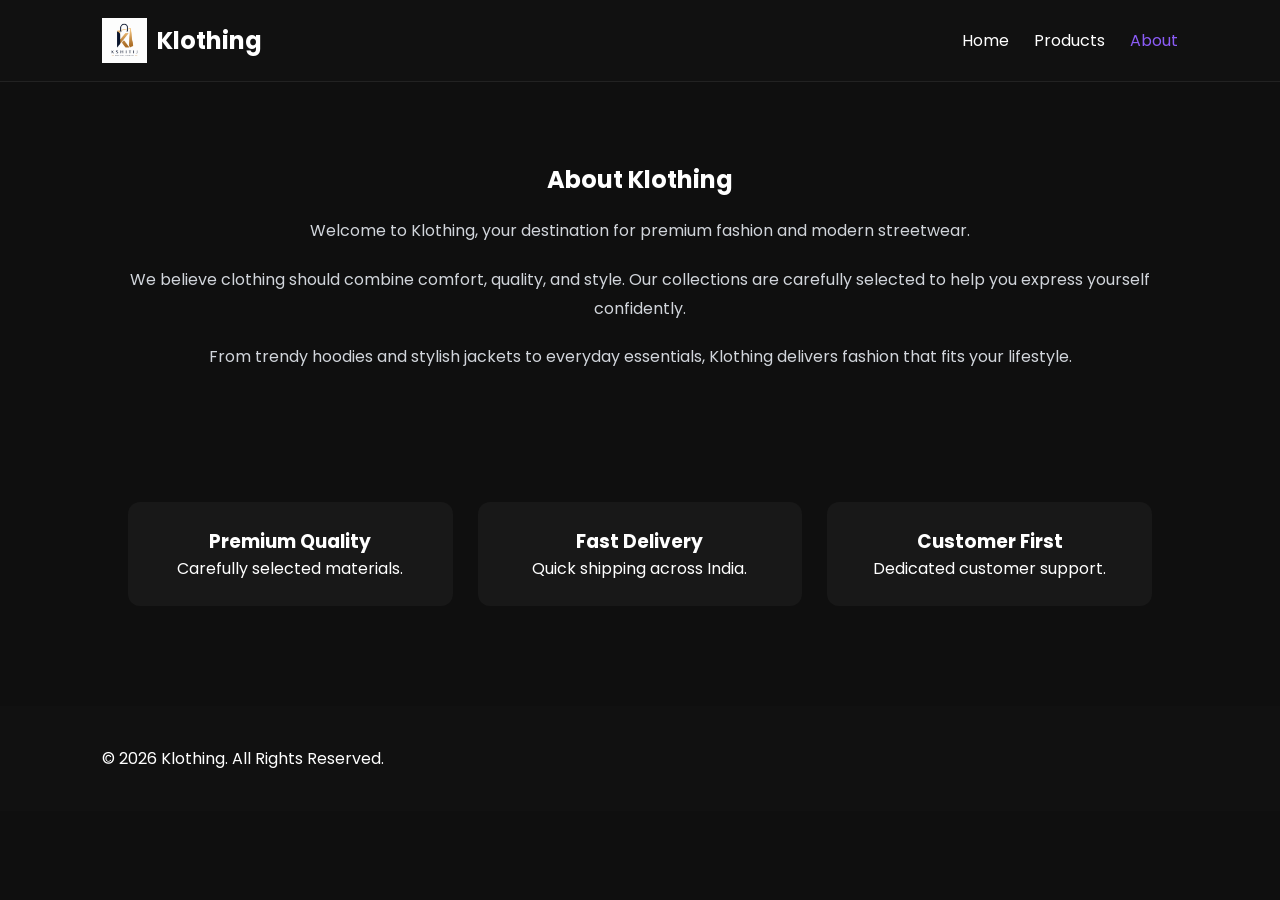
<file: about.html>
<!DOCTYPE html>
<html lang="en">
<head>
<meta charset="UTF-8">
<meta name="viewport" content="width=device-width, initial-scale=1.0">
<title>About Us - Klothing</title>
<link rel="stylesheet" href="style.css">
</head>
<body>

<header>
    <nav class="navbar">

        <div class="logo-container">
            <img src="logo.png" class="logo">
            <h2>Klothing</h2>
        </div>

        <ul class="nav-links">
            <li><a href="index.html">Home</a></li>
            <li><a href="products.html">Products</a></li>
            <li><a href="about.html" class="active">About</a></li>
        </ul>

    </nav>
</header>

<section class="about-section">

    <h1>About Klothing</h1>

    <p>
        Welcome to Klothing, your destination for premium
        fashion and modern streetwear.
    </p>

    <p>
        We believe clothing should combine comfort,
        quality, and style. Our collections are carefully
        selected to help you express yourself confidently.
    </p>

    <p>
        From trendy hoodies and stylish jackets to
        everyday essentials, Klothing delivers fashion
        that fits your lifestyle.
    </p>

</section>

<section class="about-features">

    <div class="feature-card">
        <h3>Premium Quality</h3>
        <p>Carefully selected materials.</p>
    </div>

    <div class="feature-card">
        <h3>Fast Delivery</h3>
        <p>Quick shipping across India.</p>
    </div>

    <div class="feature-card">
        <h3>Customer First</h3>
        <p>Dedicated customer support.</p>
    </div>

</section>

<footer>
    <p>
        © 2026 Klothing. All Rights Reserved.
    </p>
</footer>

<script src="script.js"></script>
</body>
</html>
</file>
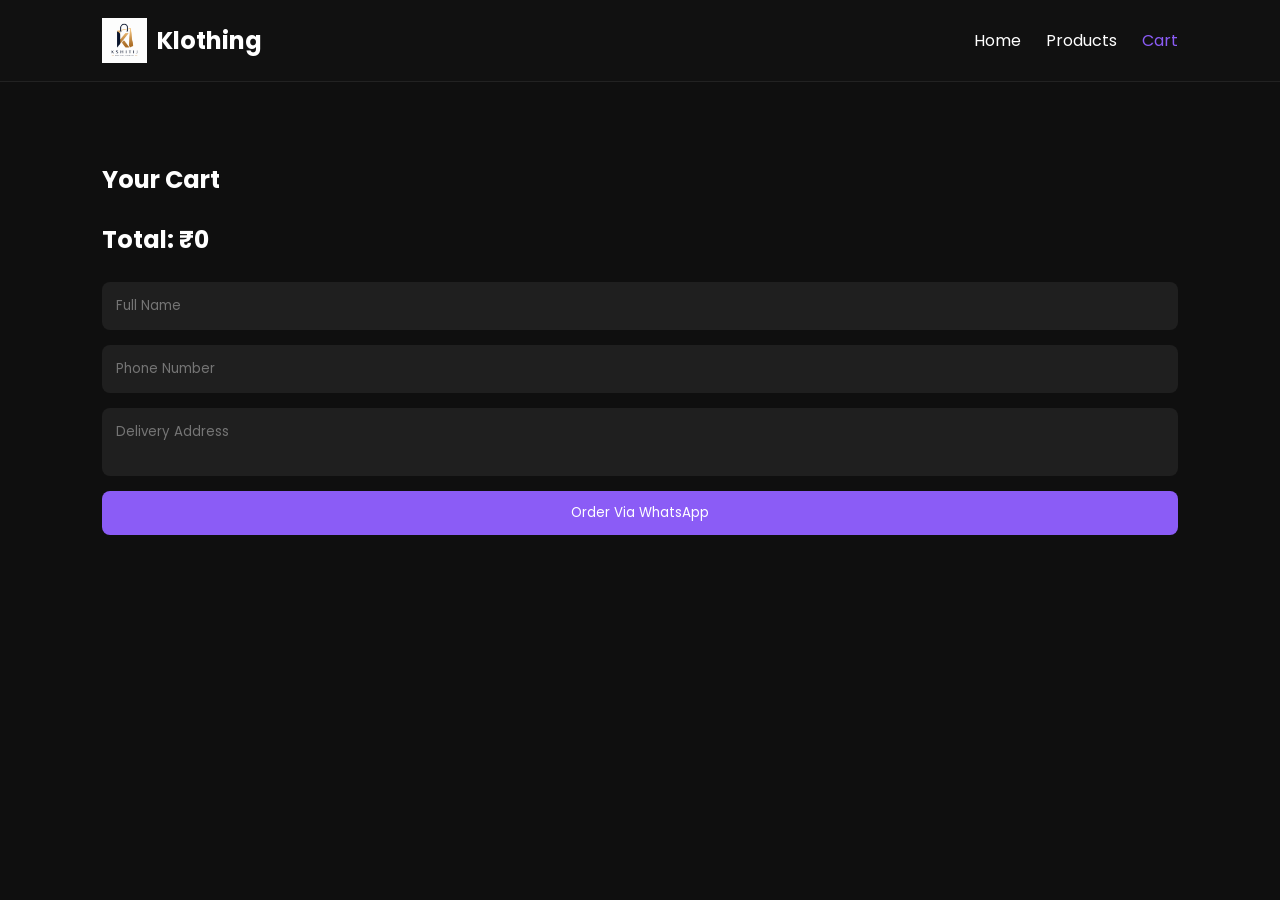
<file: cart.html>
<!DOCTYPE html>
<html lang="en">
<head>
<meta charset="UTF-8">
<meta name="viewport" content="width=device-width, initial-scale=1.0">
<title>Cart - Klothing</title>
<link rel="stylesheet" href="style.css">
</head>
<body>

<header>
    <nav class="navbar">
        <div class="logo-container">
            <img src="logo.png" class="logo">
            <h2>Klothing</h2>
        </div>

        <ul class="nav-links">
            <li><a href="index.html">Home</a></li>
            <li><a href="products.html">Products</a></li>
            <li><a href="cart.html" class="active">Cart</a></li>
        </ul>
    </nav>
</header>

<section class="cart-page">
    <h1>Your Cart</h1>

    <div id="cartItems"></div>

    <div class="cart-summary">
        <h2>Total: ₹<span id="cartTotal">0</span></h2>
    </div>

    <form id="checkoutForm">

        <input type="text" id="customerName" placeholder="Full Name" required>

        <input type="tel" id="customerPhone" placeholder="Phone Number" required>

        <textarea id="customerAddress" placeholder="Delivery Address" required></textarea>

        <button type="submit" class="btn">
            Order Via WhatsApp
        </button>

    </form>
</section>

<script src="script.js"></script>
</body>
</html>
</file>
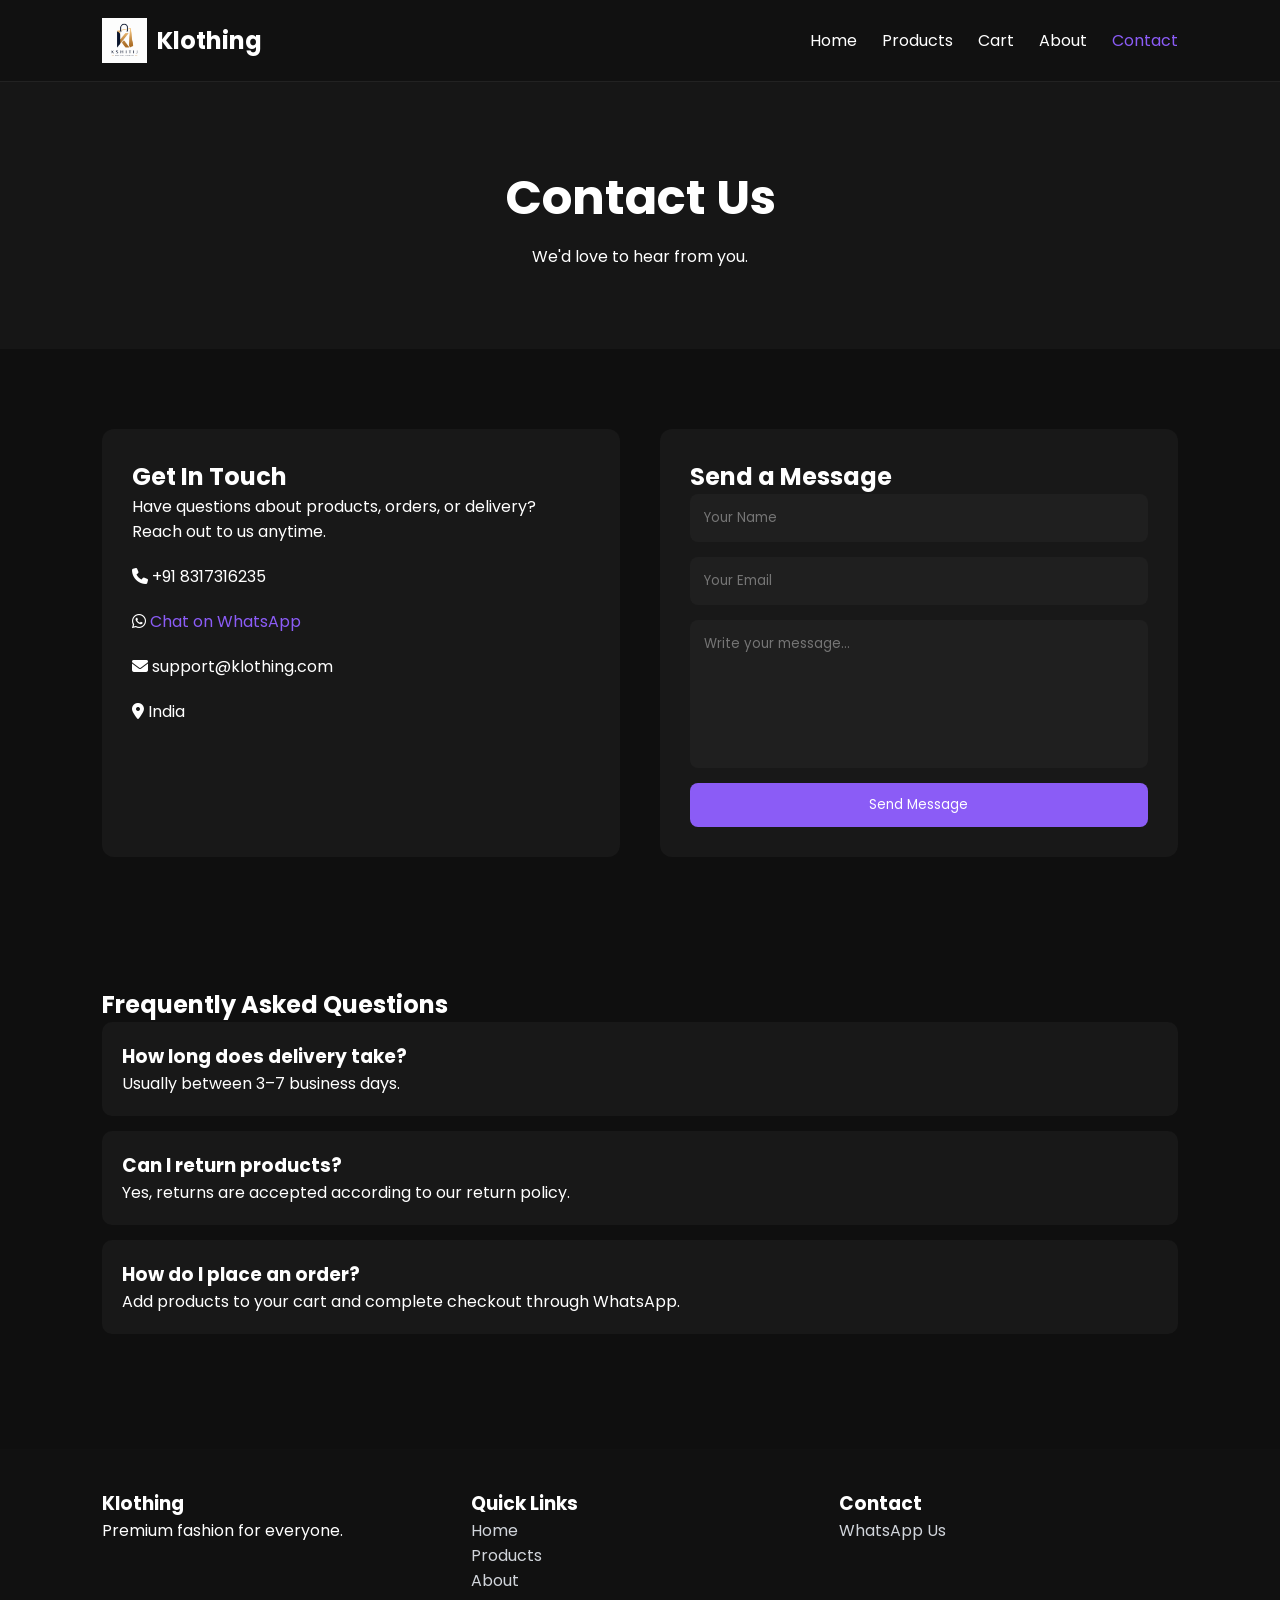
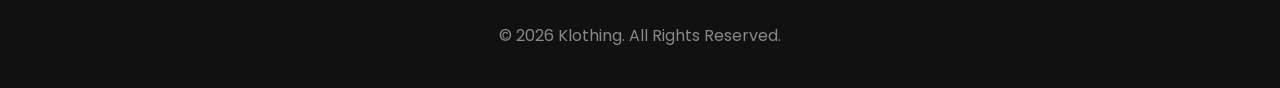
<file: contact.html>
<!DOCTYPE html>
<html lang="en">
<head>
    <meta charset="UTF-8">
    <meta name="viewport" content="width=device-width, initial-scale=1.0">
    <title>Contact Us - Klothing</title>

    <link rel="stylesheet" href="style.css">

    <link href="https://cdnjs.cloudflare.com/ajax/libs/font-awesome/6.5.1/css/all.min.css" rel="stylesheet">
</head>
<body>


    <header>
        <nav class="navbar">

            <div class="logo-container">
                <img src="logo.png" alt="Klothing Logo" class="logo">
                <h2>Klothing</h2>
            </div>

            <ul class="nav-links">
                <li><a href="index.html">Home</a></li>
                <li><a href="products.html">Products</a></li>
                <li><a href="cart.html">Cart</a></li>
                <li><a href="about.html">About</a></li>
                <li><a href="contact.html" class="active">Contact</a></li>
            </ul>

        </nav>
    </header>


    <section class="page-banner">

        <h1>Contact Us</h1>

        <p>
            We'd love to hear from you.
        </p>

    </section>


    <section class="contact-section">

        <div class="contact-info">

            <h2>Get In Touch</h2>

            <p>
                Have questions about products, orders,
                or delivery? Reach out to us anytime.
            </p>

            <div class="contact-item">
                <i class="fas fa-phone"></i>
                <span>+91 8317316235</span>
            </div>

            <div class="contact-item">
                <i class="fab fa-whatsapp"></i>
                <a href="https://wa.me/918317316235" target="_blank">
                    Chat on WhatsApp
                </a>
            </div>

            <div class="contact-item">
                <i class="fas fa-envelope"></i>
                <span>support@klothing.com</span>
            </div>

            <div class="contact-item">
                <i class="fas fa-map-marker-alt"></i>
                <span>India</span>
            </div>

        </div>


        <div class="contact-form">

            <h2>Send a Message</h2>

            <form id="contactForm">

                <input
                    type="text"
                    id="contactName"
                    placeholder="Your Name"
                    required
                >

                <input
                    type="email"
                    id="contactEmail"
                    placeholder="Your Email"
                    required
                >

                <textarea
                    id="contactMessage"
                    rows="6"
                    placeholder="Write your message..."
                    required
                ></textarea>

                <button type="submit" class="btn">
                    Send Message
                </button>

            </form>

        </div>

    </section>


    <section class="faq-section">

        <h2>Frequently Asked Questions</h2>

        <div class="faq-item">
            <h3>How long does delivery take?</h3>
            <p>Usually between 3–7 business days.</p>
        </div>

        <div class="faq-item">
            <h3>Can I return products?</h3>
            <p>Yes, returns are accepted according to our return policy.</p>
        </div>

        <div class="faq-item">
            <h3>How do I place an order?</h3>
            <p>Add products to your cart and complete checkout through WhatsApp.</p>
        </div>

    </section>


    <footer>

        <div class="footer-content">

            <div>
                <h3>Klothing</h3>
                <p>Premium fashion for everyone.</p>
            </div>

            <div>
                <h3>Quick Links</h3>

                <a href="index.html">Home</a><br>
                <a href="products.html">Products</a><br>
                <a href="about.html">About</a>
            </div>

            <div>
                <h3>Contact</h3>

                <a href="https://wa.me/918317316235" target="_blank">
                    WhatsApp Us
                </a>
            </div>

        </div>

        <p class="copyright">
            © 2026 Klothing. All Rights Reserved.
        </p>

    </footer>

    <script src="script.js"></script>

</body>
</html>
</file>
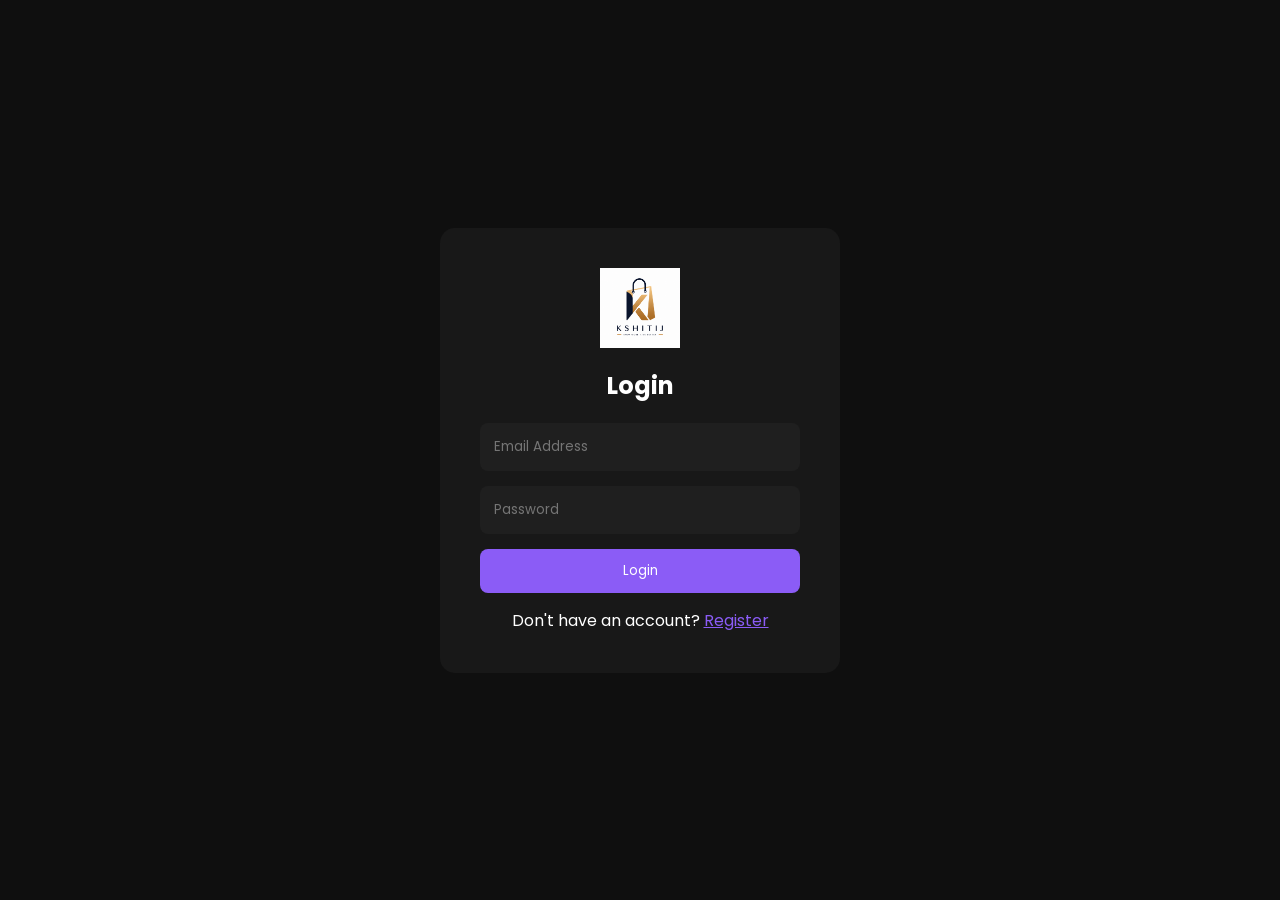
<file: login.html>
<!DOCTYPE html>
<html lang="en">
<head>
<meta charset="UTF-8">
<meta name="viewport" content="width=device-width, initial-scale=1.0">
<title>Login - Klothing</title>
<link rel="stylesheet" href="style.css">
</head>
<body>

<div class="auth-container">

    <div class="auth-box">

        <img src="logo.png" class="auth-logo">

        <h2>Login</h2>

        <form id="loginForm">

            <input
                type="email"
                id="loginEmail"
                placeholder="Email Address"
                required
            >

            <input
                type="password"
                id="loginPassword"
                placeholder="Password"
                required
            >

            <button type="submit" class="btn">
                Login
            </button>

        </form>

        <p>
            Don't have an account?
            <a href="register.html">
                Register
            </a>
        </p>

    </div>

</div>

<script src="script.js"></script>
</body>
</html>
</file>
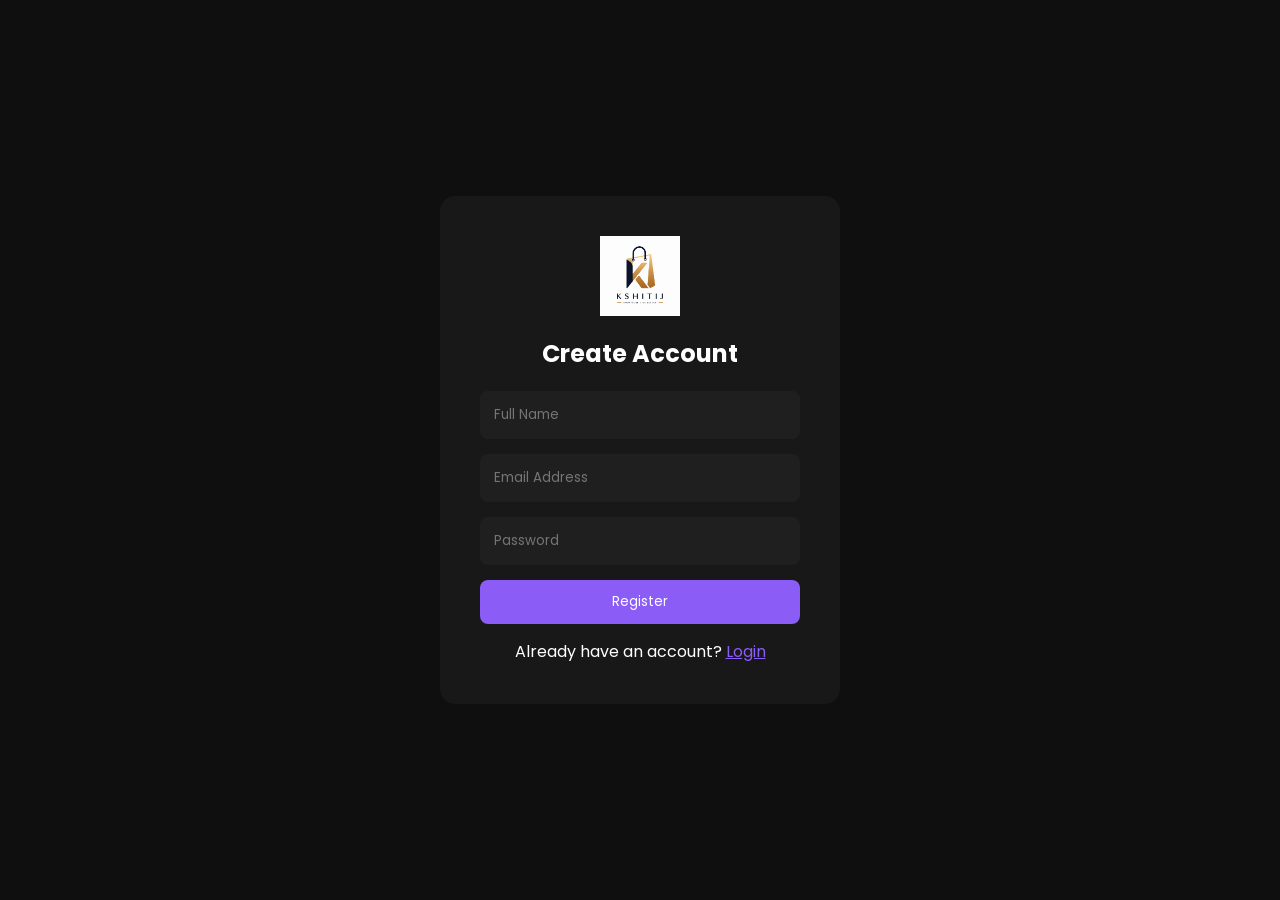
<file: register.html>
<!DOCTYPE html>
<html lang="en">
<head>
<meta charset="UTF-8">
<meta name="viewport" content="width=device-width, initial-scale=1.0">
<title>Register - Klothing</title>
<link rel="stylesheet" href="style.css">
</head>
<body>

<div class="auth-container">

    <div class="auth-box">

        <img src="logo.png" class="auth-logo">

        <h2>Create Account</h2>

        <form id="registerForm">

            <input
                type="text"
                id="registerName"
                placeholder="Full Name"
                required
            >

            <input
                type="email"
                id="registerEmail"
                placeholder="Email Address"
                required
            >

            <input
                type="password"
                id="registerPassword"
                placeholder="Password"
                required
            >

            <button type="submit" class="btn">
                Register
            </button>

        </form>

        <p>
            Already have an account?
            <a href="login.html">
                Login
            </a>
        </p>

    </div>

</div>

<script src="script.js"></script>
</body>
</html>
</file>
<file: style.css>
@import url('https://fonts.googleapis.com/css2?family=Poppins:wght@300;400;500;600;700&display=swap');

*{
    margin:0;
    padding:0;
    box-sizing:border-box;
    font-family:'Poppins',sans-serif;
}

html{
    scroll-behavior:smooth;
}

body{
    background:#0f0f0f;
    color:#ffffff;
    min-height:100vh;
}



.navbar{
    display:flex;
    justify-content:space-between;
    align-items:center;
    padding:18px 8%;
    background:#111;
    border-bottom:1px solid #222;
    position:sticky;
    top:0;
    z-index:1000;
}

.logo-container{
    display:flex;
    align-items:center;
    gap:10px;
}

.logo{
    width:45px;
    height:45px;
    object-fit:contain;
}

.logo-container h2{
    color:#fff;
}

.nav-links{
    display:flex;
    list-style:none;
    gap:25px;
}

.nav-links a{
    text-decoration:none;
    color:#fff;
    transition:.3s;
}

.nav-links a:hover,
.nav-links a.active{
    color:#8b5cf6;
}

.icons a{
    color:white;
    font-size:22px;
}



.hero{
    height:85vh;
    display:flex;
    justify-content:center;
    align-items:center;
    text-align:center;
    padding:20px;
    background:
    linear-gradient(rgba(0,0,0,.7),rgba(0,0,0,.7)),
    url("https://images.unsplash.com/photo-1523398002811-999ca8dec234?auto=format&fit=crop&w=1500&q=80");
    background-size:cover;
    background-position:center;
}

.hero-content h1{
    font-size:4rem;
    margin-bottom:15px;
}

.hero-content p{
    max-width:600px;
    margin:auto;
    margin-bottom:25px;
    color:#d1d5db;
}

.btn{
    display:inline-block;
    background:#8b5cf6;
    color:white;
    text-decoration:none;
    padding:12px 28px;
    border:none;
    border-radius:8px;
    cursor:pointer;
    transition:.3s;
}

.btn:hover{
    background:#7c3aed;
    transform:translateY(-2px);
}



.page-banner{
    padding:80px 20px;
    text-align:center;
    background:#161616;
}

.page-banner h1{
    font-size:3rem;
    margin-bottom:10px;
}



.categories{
    padding:80px 8%;
}

.categories h2{
    text-align:center;
    margin-bottom:40px;
}

.category-container{
    display:grid;
    grid-template-columns:repeat(auto-fit,minmax(220px,1fr));
    gap:25px;
}

.category-card{
    background:#181818;
    border-radius:12px;
    overflow:hidden;
    transition:.3s;
}

.category-card:hover{
    transform:translateY(-5px);
}

.category-card img{
    width:100%;
    height:250px;
    object-fit:cover;
}

.category-card h3{
    text-align:center;
    padding:15px;
}



.products-section,
.featured{
    padding:80px 8%;
}

.featured h2,
.products-section h2{
    text-align:center;
    margin-bottom:30px;
}

.product-grid{
    display:grid;
    grid-template-columns:repeat(auto-fit,minmax(250px,1fr));
    gap:25px;
}

.product-card{
    background:#181818;
    border-radius:12px;
    overflow:hidden;
    transition:.3s;
}

.product-card:hover{
    transform:translateY(-6px);
}

.product-card img{
    width:100%;
    height:320px;
    object-fit:cover;
}

.product-info{
    padding:15px;
}

.product-info h3{
    margin-bottom:10px;
}

.price{
    color:#8b5cf6;
    font-size:20px;
    font-weight:600;
}



.filters{
    padding:30px 8%;
    display:flex;
    gap:15px;
    flex-wrap:wrap;
}

.filters input,
.filters select{
    padding:12px;
    border:none;
    border-radius:8px;
    background:#1f1f1f;
    color:white;
}



.modal{
    display:none;
    position:fixed;
    inset:0;
    background:rgba(0,0,0,.8);
    z-index:9999;
}

.modal-content{
    background:#181818;
    width:90%;
    max-width:500px;
    margin:50px auto;
    padding:25px;
    border-radius:12px;
    text-align:center;
}

.modal-content img{
    width:100%;
    height:300px;
    object-fit:cover;
    border-radius:10px;
}

.close-btn{
    float:right;
    font-size:28px;
    cursor:pointer;
}



.cart-page{
    padding:80px 8%;
}

#cartItems{
    margin:25px 0;
}

.cart-item{
    display:flex;
    justify-content:space-between;
    background:#181818;
    padding:15px;
    margin-bottom:15px;
    border-radius:10px;
}

.cart-summary{
    margin-bottom:25px;
}



form{
    display:flex;
    flex-direction:column;
    gap:15px;
}

input,
textarea,
select{
    padding:14px;
    border:none;
    border-radius:8px;
    background:#1f1f1f;
    color:white;
}

textarea{
    resize:none;
}



.auth-container{
    min-height:100vh;
    display:flex;
    justify-content:center;
    align-items:center;
}

.auth-box{
    background:#181818;
    padding:40px;
    width:400px;
    border-radius:15px;
}

.auth-box h2{
    text-align:center;
    margin-bottom:20px;
}

.auth-logo{
    width:80px;
    display:block;
    margin:auto;
    margin-bottom:20px;
}

.auth-box p{
    margin-top:15px;
    text-align:center;
}

.auth-box a{
    color:#8b5cf6;
}



.about-section{
    padding:80px 10%;
    text-align:center;
}

.about-section p{
    margin-top:20px;
    color:#d1d5db;
    line-height:1.8;
}

.about-features{
    padding:50px 10%;
    display:grid;
    grid-template-columns:repeat(auto-fit,minmax(250px,1fr));
    gap:25px;
}

.feature-card{
    background:#181818;
    padding:25px;
    border-radius:12px;
    text-align:center;
}



.contact-section{
    padding:80px 8%;
    display:grid;
    grid-template-columns:1fr 1fr;
    gap:40px;
}

.contact-info,
.contact-form{
    background:#181818;
    padding:30px;
    border-radius:12px;
}

.contact-item{
    margin-top:20px;
}

.contact-item a{
    color:#8b5cf6;
    text-decoration:none;
}



.faq-section{
    padding:50px 8%;
}

.faq-item{
    background:#181818;
    padding:20px;
    border-radius:10px;
    margin-bottom:15px;
}



.newsletter{
    padding:80px 8%;
    text-align:center;
}

.newsletter form{
    max-width:500px;
    margin:20px auto;
}



footer{
    background:#111;
    padding:40px 8%;
    margin-top:50px;
}

.footer-content{
    display:grid;
    grid-template-columns:repeat(auto-fit,minmax(250px,1fr));
    gap:30px;
}

.footer-content a{
    color:#d1d5db;
    text-decoration:none;
}

.copyright{
    text-align:center;
    margin-top:30px;
    color:#888;
}



@media(max-width:768px){

    .navbar{
        flex-direction:column;
        gap:15px;
    }

    .nav-links{
        flex-wrap:wrap;
        justify-content:center;
    }

    .hero-content h1{
        font-size:2.5rem;
    }

    .contact-section{
        grid-template-columns:1fr;
    }

    .auth-box{
        width:90%;
    }
}

.features{
    display:flex;
    justify-content:center;
    align-items:stretch;
    flex-wrap:wrap;
    gap:30px;
    padding:60px 8%;
    text-align:center;
}

.feature-box{
    flex:1 1 220px;
    max-width:260px;
    background:#181818;
    padding:30px 20px;
    border-radius:12px;
    transition:.3s;
}

.feature-box:hover{
    transform:translateY(-5px);
}

.feature-box i{
    font-size:2.2rem;
    color:#8b5cf6;
    margin-bottom:15px;
}

.feature-box h3{
    margin-bottom:8px;
}

.feature-box p{
    color:#d1d5db;
    font-size:.95rem;
}

.icons{
    position:relative;
}

.cart-count{
    position:absolute;
    top:-8px;
    right:-10px;
    background:#8b5cf6;
    color:#fff;
    font-size:11px;
    font-weight:600;
    min-width:18px;
    height:18px;
    border-radius:50%;
    display:flex;
    align-items:center;
    justify-content:center;
    padding:0 4px;
}

.cart-count.bump{
    animation:cartBump .4s ease;
}

@keyframes cartBump{
    0%{transform:scale(1);}
    40%{transform:scale(1.5);}
    100%{transform:scale(1);}
}

.toast{
    position:fixed;
    bottom:30px;
    right:30px;
    background:#181818;
    border-left:4px solid #8b5cf6;
    color:#fff;
    padding:14px 20px;
    border-radius:8px;
    box-shadow:0 8px 20px rgba(0,0,0,.4);
    opacity:0;
    transform:translateY(20px);
    transition:opacity .3s ease, transform .3s ease;
    z-index:10000;
}

.toast.show{
    opacity:1;
    transform:translateY(0);
}

.product-desc{
    color:#9ca3af;
    font-size:.85rem;
    margin-bottom:12px;
    line-height:1.4;
}

.product-options{
    display:flex;
    gap:10px;
    margin-bottom:12px;
}

.product-options select{
    flex:1;
    font-size:.85rem;
}

.product-info .btn{
    width:100%;
    text-align:center;
}
</file>
